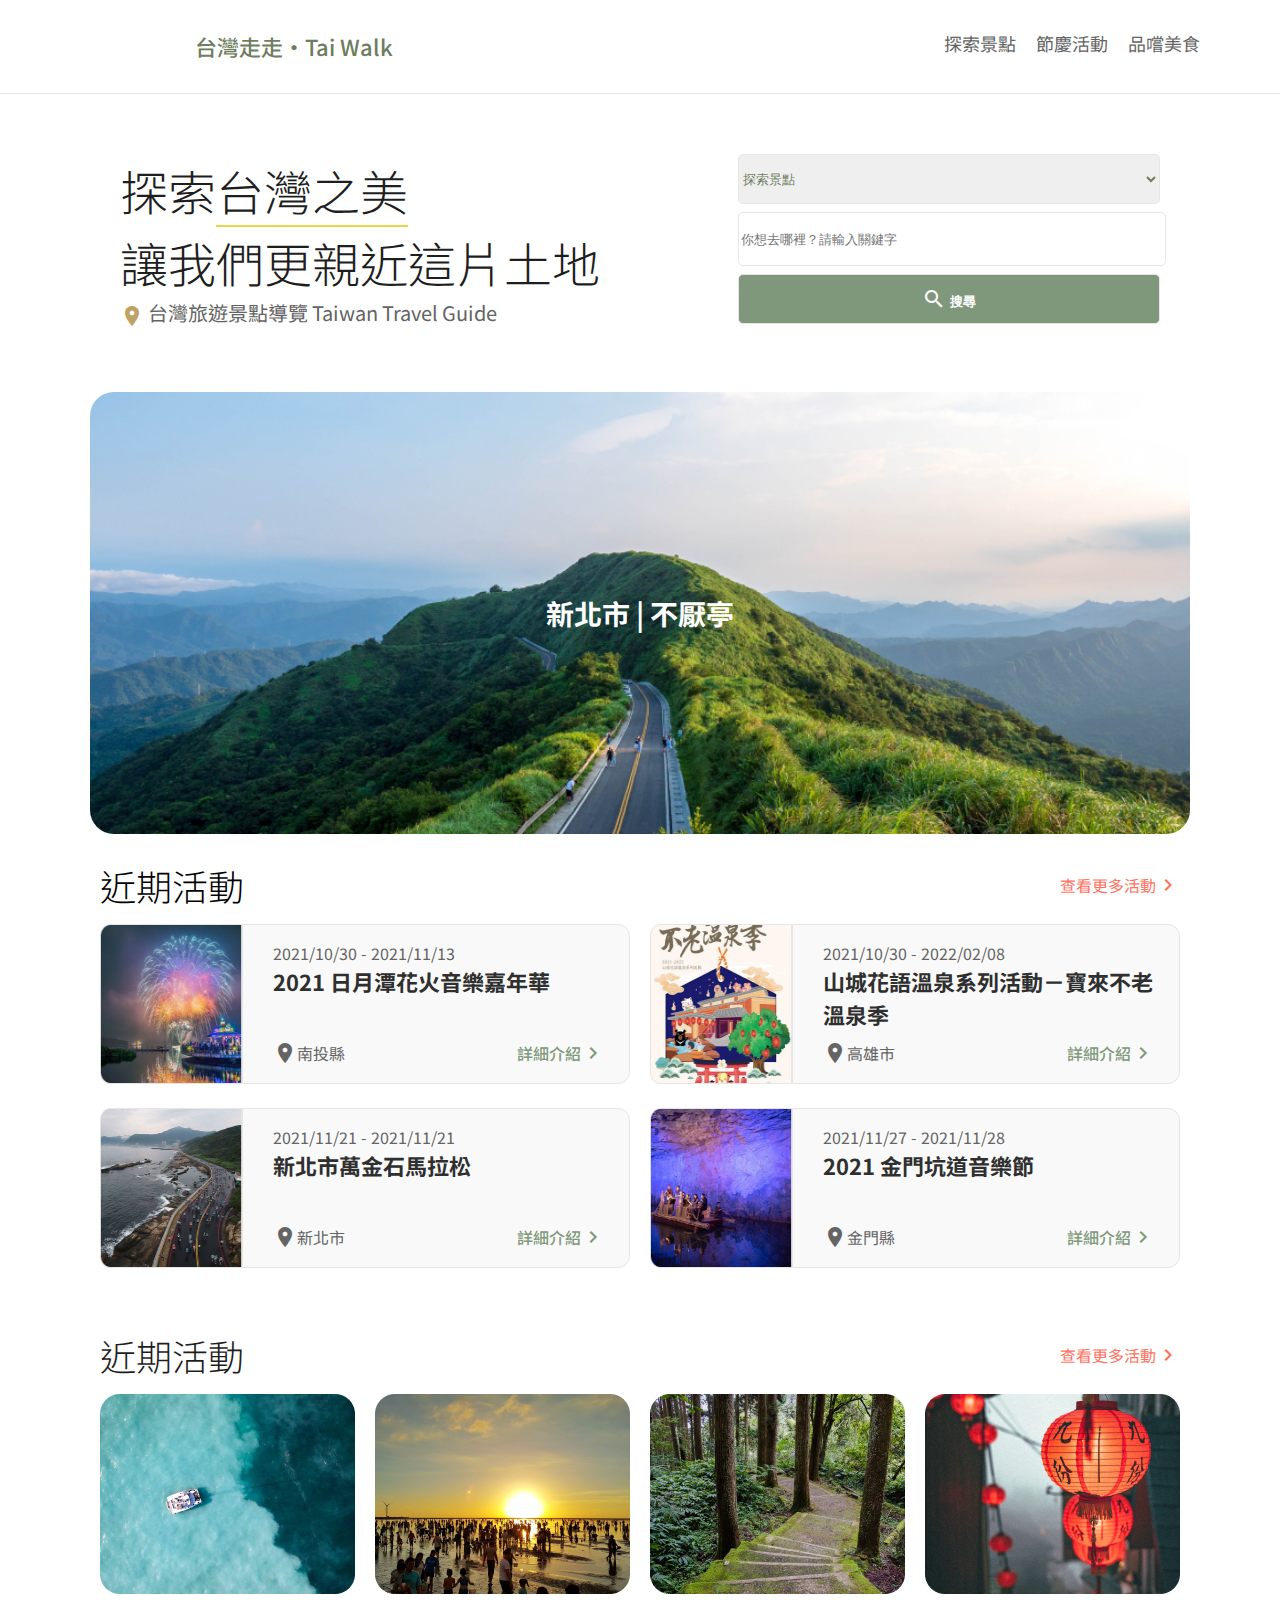
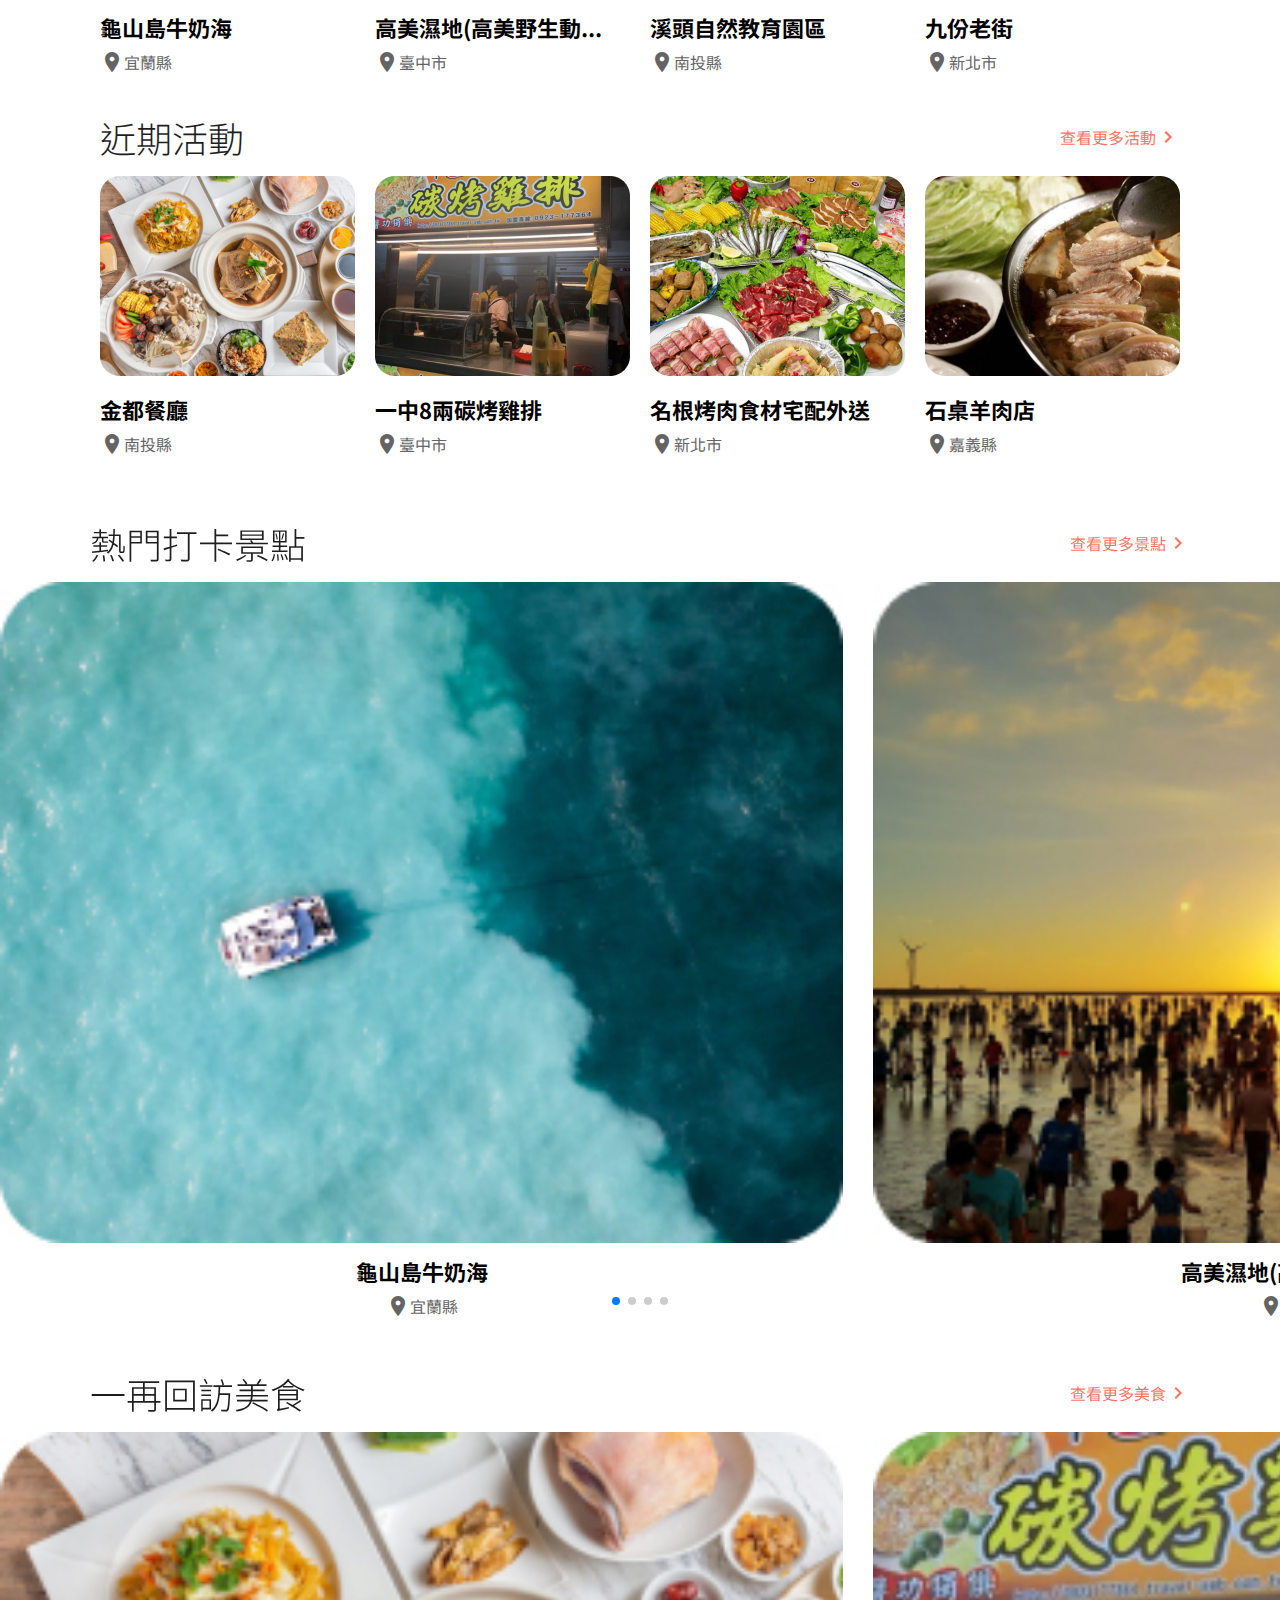
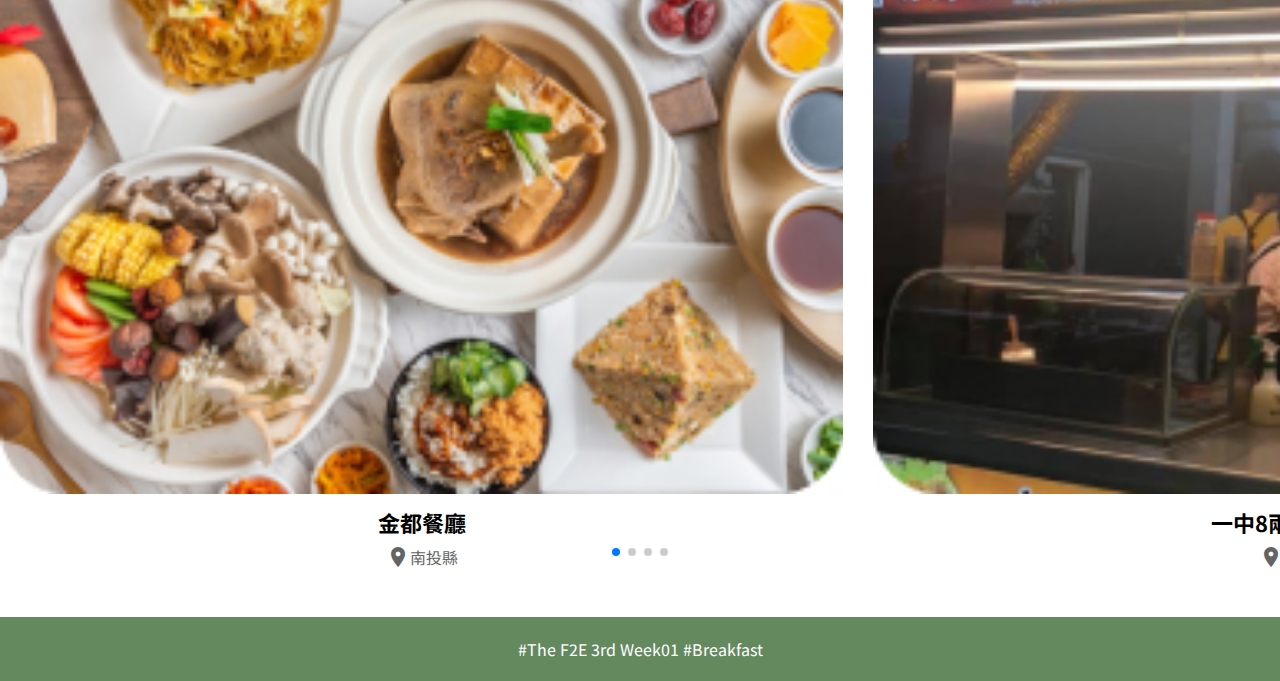
<file: index.html>
<!DOCTYPE html>
<html lang="en">
<head>
    <meta charset="UTF-8">
    <meta http-equiv="X-UA-Compatible" content="IE=edge">
    <meta name="viewport" content="width=device-width, initial-scale=1.0">
    <title>台灣走走-首頁</title>
     <link href="https://fonts.googleapis.com/icon?family=Material+Icons" rel="stylesheet">
     <link rel="stylesheet" href="css/all.css">
     <link rel="stylesheet" href="https://unpkg.com/swiper/swiper-bundle.min.css"/>
   
</head>
<body>
<header class="d-flex justify-content-space-between">
    <a class="fs-4 color-primary fw-medium" href="index.html">
        <span class="material-icons fs-5">hiking</span>
        台灣走走•Tai Walk
    </a>
    <nav class="d-flex">
        <a class="color-light fs-6" href="#">探索景點</a>
        <a class="color-light fs-6" href="#">節慶活動</a>
        <a class="color-light fs-6" href="#">品嚐美食</a>
    </nav>
</header>
<div class="search text-center">
    <div class="container">
        <div class="row">
            <div class="col-12 col-md-7">
                <h1 class="fs-1 color-black fw-light">探索<span class="under-line">台灣之美</span>
                    <br>
                    讓我們更親近這片土地</h1>
                <p class="color-light fs-5">
                    <span class="material-icons color-success vertical-align-bottom">location_on</span>
                    台灣旅遊景點導覽  Taiwan Travel Guide
                </p>
            </div>
            <div class="col-12 col-md-5">
                <select class="color-primary" name="attractions" id="attractions">
                    <option value="">探索景點</option>
                    <option value="">節慶活動</option>
                    <option value="">品嚐美食</option>
                </select>
                <input class="search-bar" type="text" name="search-bar" id="search-bar" placeholder="你想去哪裡？請輸入關鍵字">
                <button class="fw-bold color-white">
                    <span class="material-icons vertical-align-bottom">search</span> 搜尋
                </button>
            </div>
        </div>
    </div>
</div>
<div class="container">
    <div class="home-banner mb-4">
        <h2 class="color-white fw-bold fs-3 text-center">新北市 | 不厭亭</h2>
    </div>
</div>
<div class="activity mb-3">
    <div class="container">
        <div class="row">
            <div class="col-12 d-flex justify-content-space-between align-items-center mb-5">
                <h2 class="fs-2 fw-light">近期活動</h2>
                <a class="color-warning" href="#">查看更多活動<span class="material-icons vertical-align-bottom"> navigate_next </span>
                </a>
            </div>
            <div class="col-12 col-md-6 mb-4">
                <div class="card d-flex">
                    <div class="card-img">
                        <img src="images/fireworks.jpg" alt="">
                    </div>
                    <div class="card-body">
                        <div class="card-header">
                            <p class="color-light">2021/10/30 - 2021/11/13</p>
                            <h3 class="fs-4 color-dark fw-bold">2021 日月潭花火音樂嘉年華</h3>
                        </div>
                        <div class="card-footer d-flex justify-content-space-between">
                            <a class="color-light" href="#"><span class="material-icons  vertical-align-bottom">location_on</span>南投縣</a>
                            <a class="color-secondary fw-medium" href="#">詳細介紹<span class="material-icons vertical-align-bottom"> navigate_next </span></a>
                        </div>
                    </div>
                </div>
            </div>
            <div class="col-12 col-md-6 mb-4">
                <div class="card d-flex">
                    <div class="card-img">
                        <img src="images/spring.jpg" alt="">
                    </div>
                    <div class="card-body">
                        <div class="card-header">
                            <p class="color-light">2021/10/30 - 2022/02/08</p>
                            <h3 class="fs-4 color-dark fw-bold">山城花語溫泉系列活動－寶來不老溫泉季</h3>
                        </div>
                        <div class="card-footer d-flex justify-content-space-between">
                            <a class="color-light" href="#"><span class="material-icons  vertical-align-bottom">location_on</span>高雄市</a>
                            <a class="color-secondary fw-medium" href="#">詳細介紹<span class="material-icons vertical-align-bottom"> navigate_next </span></a>
                        </div>
                    </div>
                </div>
            </div>
            <div class="col-12 col-md-6 mb-4">
                <div class="card d-flex">
                    <div class="card-img">
                        <img src="images/marathon.jpg" alt="">
                    </div>
                    <div class="card-body">
                        <div class="card-header">
                            <p class="color-light">2021/11/21 - 2021/11/21</p>
                            <h3 class="fs-4 color-dark fw-bold">新北市萬金石馬拉松</h3>
                        </div>
                        <div class="card-footer d-flex justify-content-space-between">
                            <a class="color-light" href="#"><span class="material-icons  vertical-align-bottom">location_on</span>新北市</a>
                            <a class="color-secondary fw-medium" href="#">詳細介紹<span class="material-icons vertical-align-bottom"> navigate_next </span></a>
                        </div>
                    </div>
                </div>
            </div>
            <div class="col-12 col-md-6 mb-4">
                <div class="card d-flex">
                    <div class="card-img">
                        <img src="images/music.jpg" alt="">
                    </div>
                    <div class="card-body">
                        <div class="card-header">
                            <p class="color-light">2021/11/27 - 2021/11/28</p>
                            <h3 class="fs-4 color-dark fw-bold">2021 金門坑道音樂節</h3>
                        </div>
                        <div class="card-footer d-flex justify-content-space-between">
                            <a class="color-light" href="#"><span class="material-icons  vertical-align-bottom">location_on</span>金門縣</a>
                            <a class="color-secondary fw-medium" href="#">詳細介紹<span class="material-icons vertical-align-bottom"> navigate_next </span></a>
                        </div>
                    </div>
                </div>
            </div>
        </div>
    </div>
</div>
<div class="attration mb-3 d-none d-md-block">
    <div class="container">
        <div class="row">
            <div class="col-12 d-flex justify-content-space-between align-items-center mb-5">
                <h2 class="fs-2 color-black fw-light">近期活動</h2>
                <a class="color-warning" href="#">查看更多活動<span class="material-icons vertical-align-bottom"> navigate_next </span>
                </a>
            </div>
            <div class="row ">
                <div class="col-3">
                    <div class="card">
                        <img class="mb-5" src="images/sea.jpg" alt="">
                        <h3 class="mb-6 fs-4 fw-bold">龜山島牛奶海</h3>
                        <a href="#" class="color-light"><span class="material-icons  vertical-align-bottom">location_on</span>宜蘭縣</a>
                    </div>
                </div>
                <div class="col-3">
                    <div class="card">
                        <img class="mb-5" src="images/wetlands.jpg" alt="">
                        <h3 class="mb-6 fs-4 fw-bold">高美濕地(高美野生動...</h3>
                        <a href="#" class="color-light"><span class="material-icons  vertical-align-bottom">location_on</span>臺中市</a>
                    </div>
                </div>
                <div class="col-3">
                    <div class="card">
                        <img class="mb-5" src="images/forest.jpg" alt="">
                        <h3 class="mb-6 fs-4 fw-bold">溪頭自然教育園區</h3>
                        <a href="#" class="color-light"><span class="material-icons  vertical-align-bottom">location_on</span>南投縣</a>
                    </div>
                </div>
                <div class="col-3">
                    <div class="card">
                        <img class="mb-5" src="images/street.jpg" alt="">
                        <h3 class="mb-6 fs-4 fw-bold">九份老街</h3>
                        <a href="#" class="color-light"><span class="material-icons  vertical-align-bottom">location_on</span>新北市</a>
                    </div>
                </div>
            </div>
        </div>
    </div>
</div>
<div class="attration mb-1 d-none d-md-block">
    <div class="container">
        <div class="row">
            <div class="col-12 d-flex justify-content-space-between align-items-center mb-5">
                <h2 class="fs-2 color-black fw-light">近期活動</h2>
                <a class="color-warning" href="#">查看更多活動<span class="material-icons vertical-align-bottom"> navigate_next </span>
                </a>
            </div>
            <div class="row">
                <div class="col-3">
                    <div class="card">
                        <img class="mb-5" src="images/food1.jpg" alt="">
                        <h3 class="mb-6 fs-4 fw-bold">金都餐廳</h3>
                        <a href="#" class="color-light"><span class="material-icons  vertical-align-bottom">location_on</span>南投縣</a>
                    </div>
                </div>
                <div class="col-3">
                    <div class="card">
                        <img class="mb-5" src="images/food2.jpg" alt="">
                        <h3 class="mb-6 fs-4 fw-bold">一中8兩碳烤雞排</h3>
                        <a href="#" class="color-light"><span class="material-icons  vertical-align-bottom">location_on</span>臺中市</a>
                    </div>
                </div>
                <div class="col-3">
                    <div class="card">
                        <img class="mb-5" src="images/food3.jpg" alt="">
                        <h3 class="mb-6 fs-4 fw-bold">名根烤肉食材宅配外送</h3>
                        <a href="#" class="color-light"><span class="material-icons  vertical-align-bottom">location_on</span>新北市</a>
                    </div>
                </div>
                <div class="col-3">
                    <div class="card">
                        <img class="mb-5" src="images/food4.jpg" alt="">
                        <h3 class="mb-6 fs-4 fw-bold">石桌羊肉店</h3>
                        <a href="#" class="color-light"><span class="material-icons  vertical-align-bottom">location_on</span>嘉義縣</a>
                    </div>
                </div>
            </div>
        </div>
    </div>
</div>
<!-- Swiper 手機版-->
<div class="swiper mySwiper d-md-none mb-2">
    <div class="container d-flex justify-content-space-between align-items-center mb-5 ">
        <h2 class="fs-2 color-black fw-light">熱門打卡景點</h2>
        <a class="color-warning" href="#">查看更多景點<span class="material-icons vertical-align-bottom"> navigate_next </span>
        </a>
    </div>
    <div class="swiper-wrapper">
      <div class="swiper-slide">
        <div class="card">
            <img class="mb-5" src="images/sea.jpg" alt="">
            <h3 class="mb-6 fs-4 fw-bold">龜山島牛奶海</h3>
            <a href="#" class="color-light"><span class="material-icons  vertical-align-bottom">location_on</span>宜蘭縣</a>
        </div>
      </div>
      <div class="swiper-slide">
        <div class="card">
            <img class="mb-5" src="images/wetlands.jpg" alt="">
            <h3 class="mb-6 fs-4 fw-bold">高美濕地(高美野生動...</h3>
            <a href="#" class="color-light"><span class="material-icons  vertical-align-bottom">location_on</span>臺中市</a>
        </div>
      </div>
      <div class="swiper-slide">
        <div class="card">
            <img class="mb-5" src="images/forest.jpg" alt="">
            <h3 class="mb-6 fs-4 fw-bold">溪頭自然教育園區</h3>
            <a href="#" class="color-light"><span class="material-icons  vertical-align-bottom">location_on</span>南投縣</a>
        </div>
      </div>
      <div class="swiper-slide">
        <div class="card">
            <img class="mb-5" src="images/street.jpg" alt="">
            <h3 class="mb-6 fs-4 fw-bold">九份老街</h3>
            <a href="#" class="color-light"><span class="material-icons  vertical-align-bottom">location_on</span>新北市</a>
        </div>
      </div>
    </div>
    <div class="swiper-pagination"></div>
</div>
<div class="swiper mySwiper d-md-none mb-2">
    <div class="container d-flex justify-content-space-between align-items-center mb-5">
        <h2 class="fs-2 color-black fw-light">一再回訪美食</h2>
        <a class="color-warning" href="#">查看更多美食<span class="material-icons vertical-align-bottom"> navigate_next </span>
        </a>
    </div>
    <div class="swiper-wrapper">
      <div class="swiper-slide">
        <div class="card">
            <img class="mb-5" src="images/food1.jpg" alt="">
            <h3 class="mb-6 fs-4 fw-bold">金都餐廳</h3>
            <a href="#" class="color-light"><span class="material-icons  vertical-align-bottom">location_on</span>南投縣</a>
        </div>
      </div>
      <div class="swiper-slide">
        <div class="card">
            <img class="mb-5" src="images/food2.jpg" alt="">
            <h3 class="mb-6 fs-4 fw-bold">一中8兩碳烤雞排</h3>
            <a href="#" class="color-light"><span class="material-icons  vertical-align-bottom">location_on</span>臺中市</a>
        </div>
      </div>
      <div class="swiper-slide">
        <div class="card">
            <img class="mb-5" src="images/food3.jpg" alt="">
            <h3 class="mb-6 fs-4 fw-bold">名根烤肉食材宅配外送</h3>
            <a href="#" class="color-light"><span class="material-icons  vertical-align-bottom">location_on</span>新北市</a>
        </div>
      </div>
      <div class="swiper-slide">
        <div class="card">
            <img class="mb-5" src="images/food4.jpg" alt="">
            <h3 class="mb-6 fs-4 fw-bold">石桌羊肉店</h3>
            <a href="#" class="color-light"><span class="material-icons  vertical-align-bottom">location_on</span>嘉義縣</a>
        </div>
      </div>
    </div>
    <div class="swiper-pagination"></div>
</div>
<footer class="color-white d-flex justify-content-center">
    <p>#The F2E 3rd Week01 #Breakfast  </p>
</footer>

<!-- swiper套件js -->
<script src="https://unpkg.com/swiper/swiper-bundle.min.js"></script>
<script>
    var swiper = new Swiper(".mySwiper", {
      slidesPerView: 1.5,
      spaceBetween: 30,
      pagination: {
        el: ".swiper-pagination",
        clickable: true,
      },
    });
</script>
</body>
</html>
</file>
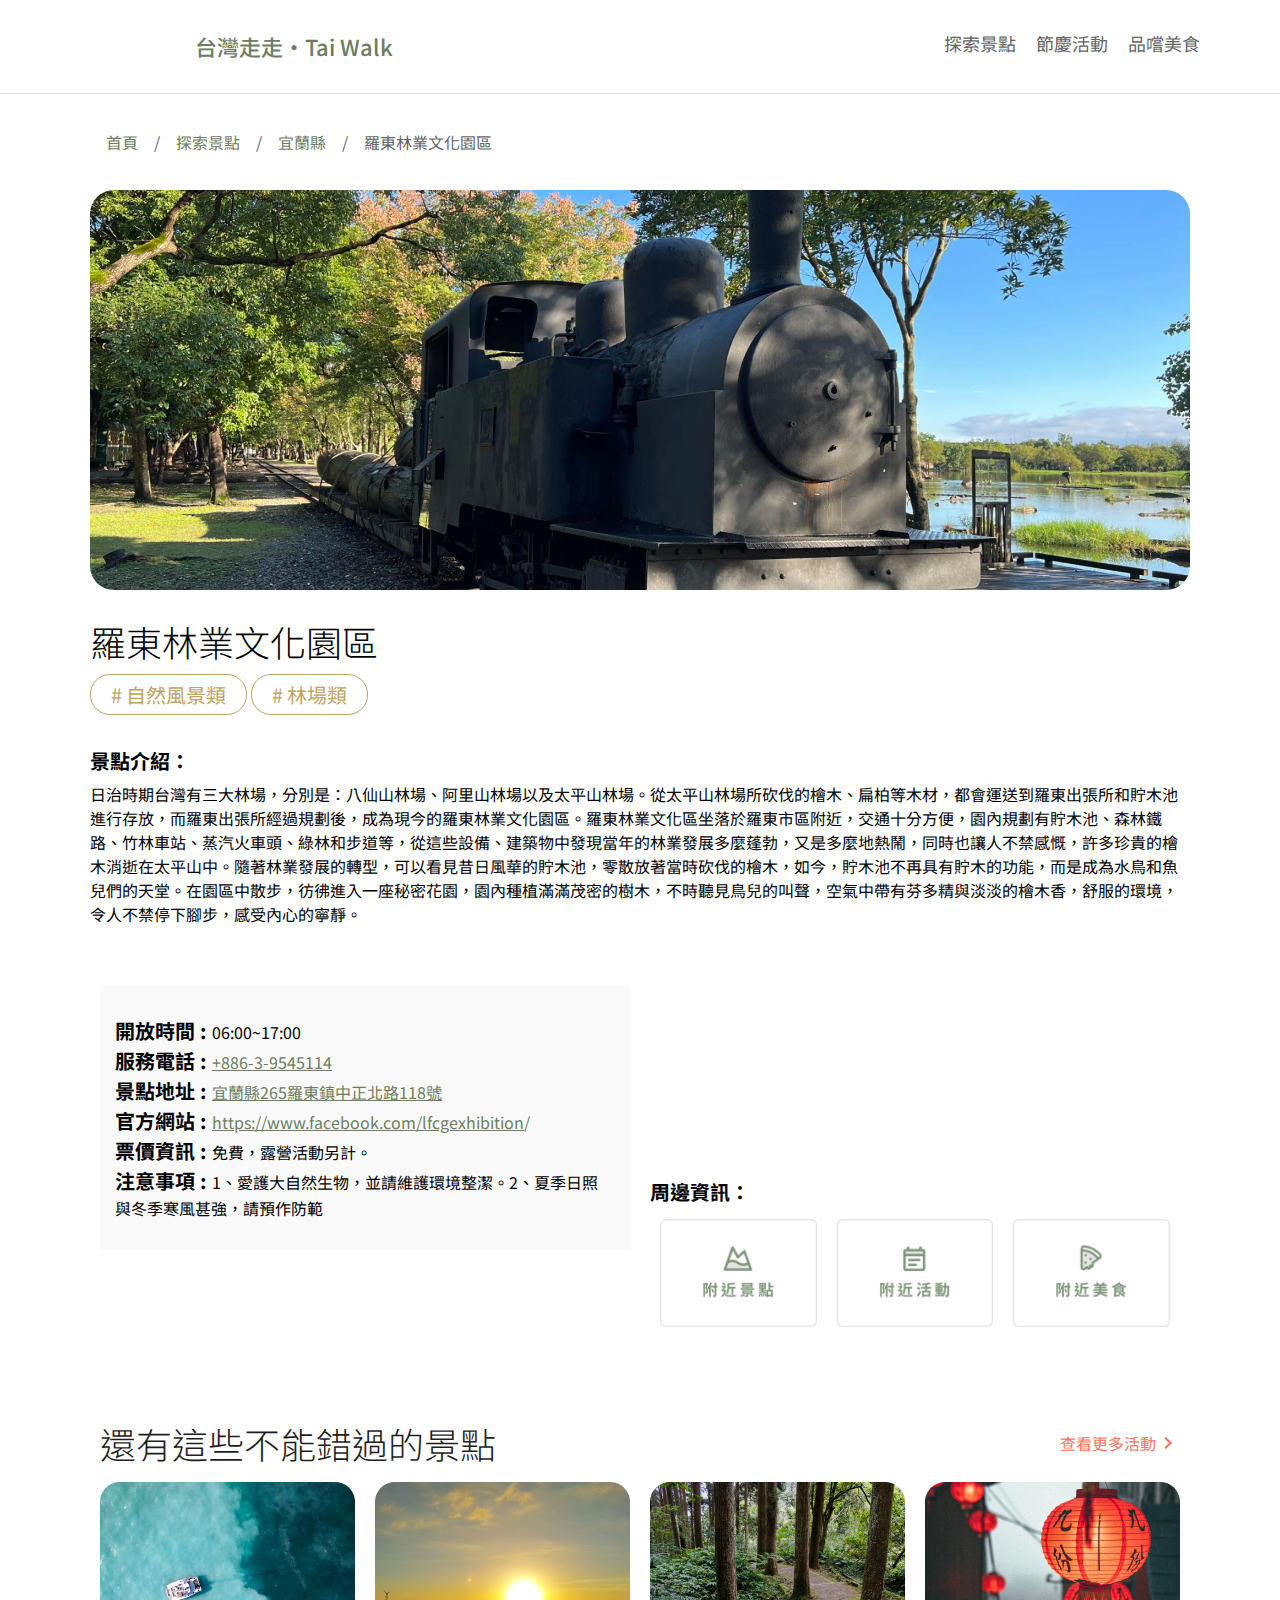
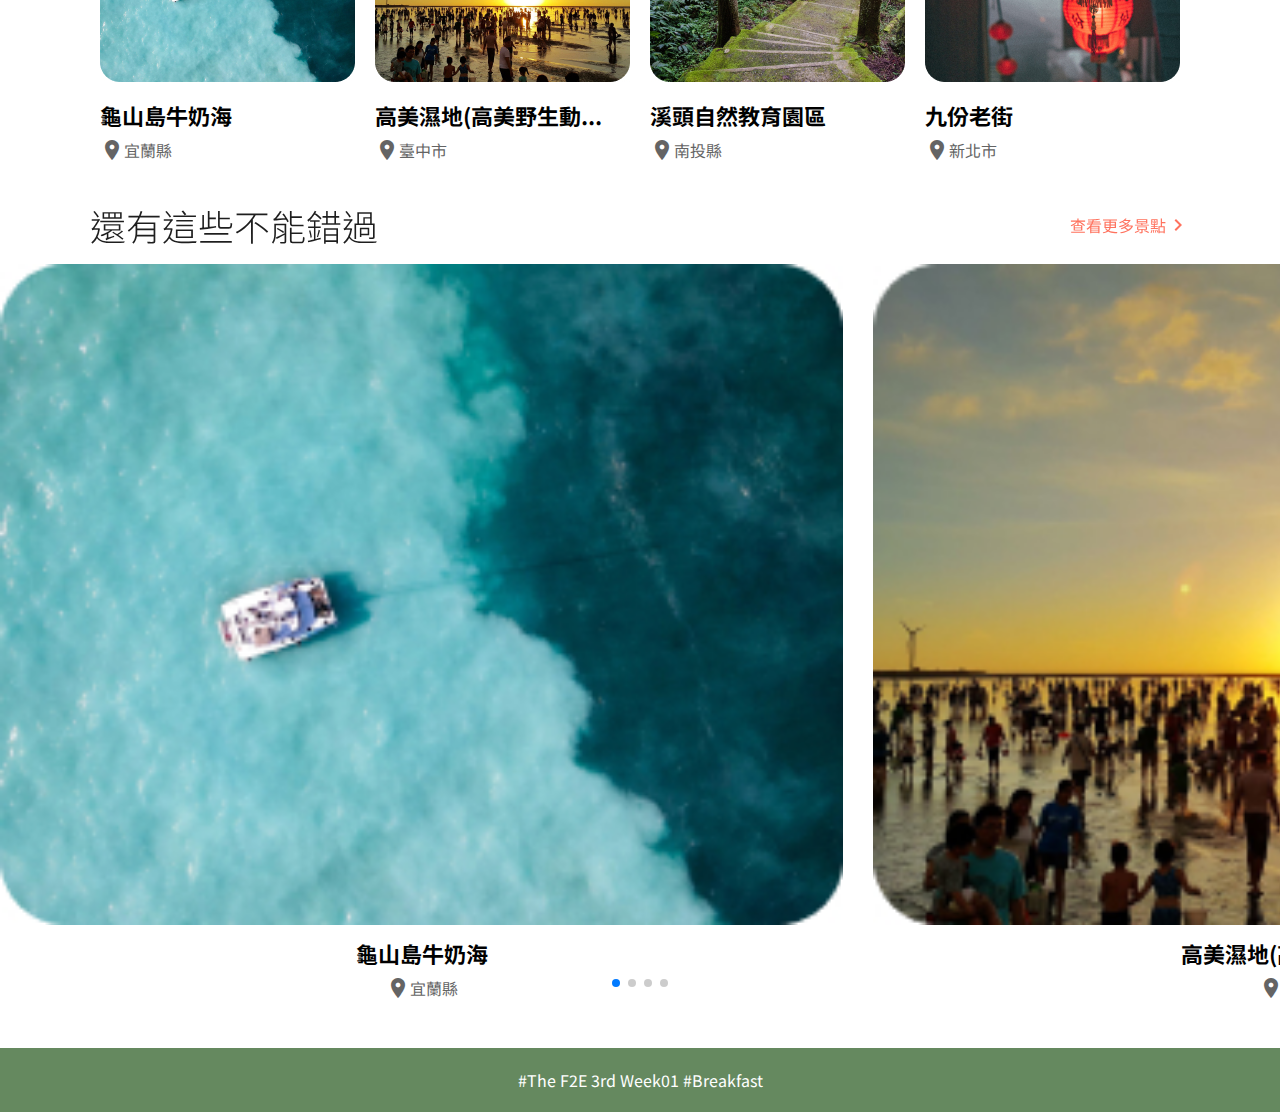
<file: attration-page.html>
<!DOCTYPE html>
<html lang="en">
<head>
    <meta charset="UTF-8">
    <meta http-equiv="X-UA-Compatible" content="IE=edge">
    <meta name="viewport" content="width=device-width, initial-scale=1.0">
    <title>台灣走走-景點介紹|羅東林業文化園區</title>
     <link href="https://fonts.googleapis.com/icon?family=Material+Icons" rel="stylesheet">
     <link rel="stylesheet" href="css/all.css">
     <link rel="stylesheet" href="https://unpkg.com/swiper/swiper-bundle.min.css"/>
   
</head>
<body>
<header class="d-flex justify-content-space-between mb-3">
    <a class="fs-4 color-primary fw-medium" href="index.html">
        <span class="material-icons fs-5">hiking</span>
        台灣走走•Tai Walk
    </a>
    <nav class="d-flex">
        <a class="color-light fs-6" href="#">探索景點</a>
        <a class="color-light fs-6" href="#">節慶活動</a>
        <a class="color-light fs-6" href="#">品嚐美食</a>
    </nav>
</header>

<!-- 麵包屑 breadcrumb-->
<div class="container breadcrumb">
    <ul class="d-flex mb-3">
        <li><a class="color-primary" href="index.html">首頁</a></li>
        <li><a class="color-primary" href="#">探索景點</a></li>
        <li><a class="color-primary" href="#">宜蘭縣</a></li>
        <li><a class="color-light"href="#">羅東林業文化園區</a></li>
    </ul>
</div>

<div class="container">
    <div class="attration-banner mb-4">
    </div>
</div>

<div class="container mb-1">
    <div class="row d-block mb-1">
        <h1 class=" fs-2 fw-light mb-5">羅東林業文化園區</h1>
        <div class="tag mb-3">
            <a class="fs-5 color-success" href="#"># 自然風景類</a>
            <a class="fs-5 color-success" href="#"># 林場類</a>
        </div>
        <h2 class="fs-5 fw-bold mb-6">景點介紹：</h2>
        <p>日治時期台灣有三大林場，分別是：八仙山林場、阿里山林場以及太平山林場。從太平山林場所砍伐的檜木、扁柏等木材，都會運送到羅東出張所和貯木池進行存放，而羅東出張所經過規劃後，成為現今的羅東林業文化園區。羅東林業文化區坐落於羅東市區附近，交通十分方便，園內規劃有貯木池、森林鐵路、竹林車站、蒸汽火車頭、綠林和步道等，從這些設備、建築物中發現當年的林業發展多麼蓬勃，又是多麼地熱鬧，同時也讓人不禁感慨，許多珍貴的檜木消逝在太平山中。隨著林業發展的轉型，可以看見昔日風華的貯木池，零散放著當時砍伐的檜木，如今，貯木池不再具有貯木的功能，而是成為水鳥和魚兒們的天堂。在園區中散步，彷彿進入一座秘密花園，園內種植滿滿茂密的樹木，不時聽見鳥兒的叫聲，空氣中帶有芬多精與淡淡的檜木香，舒服的環境，令人不禁停下腳步，感受內心的寧靜。</p>
    </div>
    <div class="row attration-info">
        <div class="col-12 col-md-6">
        <ul>
            <li><span class="fs-5 fw-bold">開放時間 : </span>06:00~17:00</li>
            <li><span class="fs-5 fw-bold">服務電話 : </span><a class="color-primary " href="tel:+886-3-9545114"><u>+886-3-9545114</u></a></li>
            <li><span class="fs-5 fw-bold">景點地址 : </span><a class="color-primary " href="https://goo.gl/maps/9vBWeBYDfQmhQT3o6"><u>宜蘭縣265羅東鎮中正北路118號</u> </a></li>
            <li><span class="fs-5 fw-bold">官方網站 : </span><a class="color-primary " href="https://www.facebook.com/lfcgexhibition/"><u>https://www.facebook.com/lfcgexhibition</u>/</a></li>
            <li><span class="fs-5 fw-bold">票價資訊 : </span>免費，露營活動另計。</li>
            <li><span class="fs-5 fw-bold">注意事項 : </span>1、愛護大自然生物，並請維護環境整潔。2、夏季日照與冬季寒風甚強，請預作防範</li>
        </ul>
        </div>
        <div class="col-12 col-md-6 mb-1">
            <iframe src="https://www.google.com/maps/embed?pb=!1m18!1m12!1m3!1d231263.2257794696!2d121.42141265963276!3d25.08534034031748!2m3!1f0!2f0!3f0!3m2!1i1024!2i768!4f13.1!3m3!1m2!1s0x3442ac6b61dbbd8b%3A0xbcd1baad5c06a482!2z5Y-w5YyX5biC!5e0!3m2!1szh-TW!2stw!4v1648698529749!5m2!1szh-TW!2stw"  style="border:0; border-radius: 12px;" allowfullscreen="" loading="lazy" referrerpolicy="no-referrer-when-downgrade">
            </iframe>
            <div class="d-none d-md-block">
                <h2 class="fs-5 fw-bold mb-5">周邊資訊：</h2>
                <div class="row info-btn">
                    <div class="col-4"><a href="#"><img src="images/icon-1.jpg" alt=""></a></div>
                    <div class="col-4"><a href="#"><img src="images/icon-2.jpg" alt=""></a></div>
                    <div class="col-4"><a href="#"><img src="images/icon-3.jpg" alt=""></a></div>
                </div>
            </div>
        </div>
        <div class="col-12 d-md-none">
            <h2 class="fs-5 fw-bold mb-5">周邊資訊：</h2>
            <div class="row info-btn">
                <div class="col-12"><a href="#"><img src="images/icon-md-1.jpg" alt=""></a></div>
                <div class="col-12"><a href="#"><img src="images/icon-md-2.jpg" alt=""></a></div>
                <div class="col-12"><a href="#"><img src="images/icon-md-3.jpg" alt=""></a></div>
            </div>
        </div>
    </div>
</div>

<div class="attration mb-3 d-none d-md-block">
    <div class="container">
        <div class="row">
            <div class="col-12 d-flex justify-content-space-between align-items-center mb-5">
                <h2 class="fs-2 color-black fw-light">還有這些不能錯過的景點</h2>
                <a class="color-warning" href="#">查看更多活動<span class="material-icons vertical-align-bottom"> navigate_next </span>
                </a>
            </div>
            <div class="row ">
                <div class="col-3">
                    <div class="card">
                        <img class="mb-5" src="images/sea.jpg" alt="">
                        <h3 class="mb-6 fs-4 fw-bold">龜山島牛奶海</h3>
                        <a href="#" class="color-light"><span class="material-icons  vertical-align-bottom">location_on</span>宜蘭縣</a>
                    </div>
                </div>
                <div class="col-3">
                    <div class="card">
                        <img class="mb-5" src="images/wetlands.jpg" alt="">
                        <h3 class="mb-6 fs-4 fw-bold">高美濕地(高美野生動...</h3>
                        <a href="#" class="color-light"><span class="material-icons  vertical-align-bottom">location_on</span>臺中市</a>
                    </div>
                </div>
                <div class="col-3">
                    <div class="card">
                        <img class="mb-5" src="images/forest.jpg" alt="">
                        <h3 class="mb-6 fs-4 fw-bold">溪頭自然教育園區</h3>
                        <a href="#" class="color-light"><span class="material-icons  vertical-align-bottom">location_on</span>南投縣</a>
                    </div>
                </div>
                <div class="col-3">
                    <div class="card">
                        <img class="mb-5" src="images/street.jpg" alt="">
                        <h3 class="mb-6 fs-4 fw-bold">九份老街</h3>
                        <a href="#" class="color-light"><span class="material-icons  vertical-align-bottom">location_on</span>新北市</a>
                    </div>
                </div>
            </div>
        </div>
    </div>
</div>
<!-- Swiper 手機版-->
<div class="swiper mySwiper d-md-none mb-2">
    <div class="container d-flex justify-content-space-between align-items-center mb-5 ">
        <h2 class="fs-2 color-black fw-light">還有這些不能錯過</h2>
        <a class="color-warning" href="#">查看更多景點<span class="material-icons vertical-align-bottom"> navigate_next </span>
        </a>
    </div>
    <div class="swiper-wrapper">
      <div class="swiper-slide">
        <div class="card">
            <img class="mb-5" src="images/sea.jpg" alt="">
            <h3 class="mb-6 fs-4 fw-bold">龜山島牛奶海</h3>
            <a href="#" class="color-light"><span class="material-icons  vertical-align-bottom">location_on</span>宜蘭縣</a>
        </div>
      </div>
      <div class="swiper-slide">
        <div class="card">
            <img class="mb-5" src="images/wetlands.jpg" alt="">
            <h3 class="mb-6 fs-4 fw-bold">高美濕地(高美野生動...</h3>
            <a href="#" class="color-light"><span class="material-icons  vertical-align-bottom">location_on</span>臺中市</a>
        </div>
      </div>
      <div class="swiper-slide">
        <div class="card">
            <img class="mb-5" src="images/forest.jpg" alt="">
            <h3 class="mb-6 fs-4 fw-bold">溪頭自然教育園區</h3>
            <a href="#" class="color-light"><span class="material-icons  vertical-align-bottom">location_on</span>南投縣</a>
        </div>
      </div>
      <div class="swiper-slide">
        <div class="card">
            <img class="mb-5" src="images/street.jpg" alt="">
            <h3 class="mb-6 fs-4 fw-bold">九份老街</h3>
            <a href="#" class="color-light"><span class="material-icons  vertical-align-bottom">location_on</span>新北市</a>
        </div>
      </div>
    </div>
    <div class="swiper-pagination"></div>
</div>

<footer class="color-white d-flex justify-content-center">
    <p>#The F2E 3rd Week01 #Breakfast  </p>
</footer>

<!-- swiper套件js -->
<script src="https://unpkg.com/swiper/swiper-bundle.min.js"></script>
<script>
    var swiper = new Swiper(".mySwiper", {
      slidesPerView: 1.5,
      spaceBetween: 30,
      pagination: {
        el: ".swiper-pagination",
        clickable: true,
      },
    });
</script>
</body>
</html>
</file>
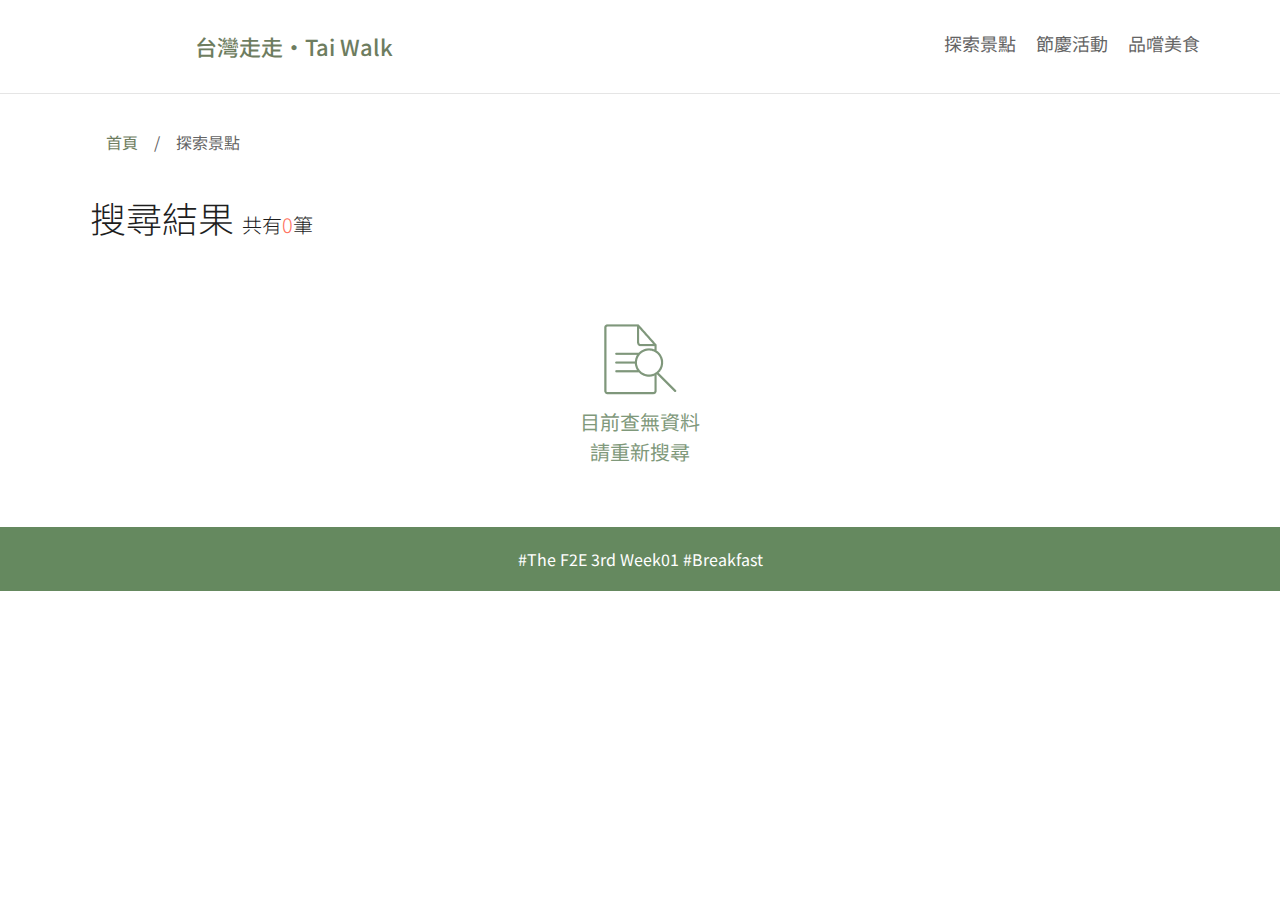
<file: search-result-null.html>
<!DOCTYPE html>
<html lang="en">
<head>
    <meta charset="UTF-8">
    <meta http-equiv="X-UA-Compatible" content="IE=edge">
    <meta name="viewport" content="width=device-width, initial-scale=1.0">
    <title>台灣走走-探索景點</title>
     <link href="https://fonts.googleapis.com/icon?family=Material+Icons" rel="stylesheet">
     <link rel="stylesheet" href="css/all.css">
     <link rel="stylesheet" href="https://unpkg.com/swiper/swiper-bundle.min.css"/>
   
</head>
<body>
<header class="d-flex justify-content-space-between mb-3">
    <a class="fs-4 color-primary fw-medium" href="index.html">
        <span class="material-icons fs-5">hiking</span>
        台灣走走•Tai Walk
    </a>
    <nav class="d-flex">
        <a class="color-light fs-6" href="#">探索景點</a>
        <a class="color-light fs-6" href="#">節慶活動</a>
        <a class="color-light fs-6" href="#">品嚐美食</a>
    </nav>
</header>

<!-- 麵包屑 breadcrumb-->
<div class="container breadcrumb">
    <ul class="d-flex mb-3">
        <li><a class="color-primary" href="index.html">首頁</a></li>
        <li><a class="color-light" href="#">探索景點</a></li>
    </ul>
</div>

<div class="container d-flex justify-content-space-between align-items-center mb-5">
    <h2 class="fs-2 color-black fw-light">搜尋結果
        <span class="fs-5">共有<span class="color-warning">0</span>筆</span>
    </h2>
</div>

<div class="search-null mb-1">
    <img src="images/search-null.png" alt="">
    <p class="color-secondary fs-5">目前查無資料 <br> 請重新搜尋</p>
</div>


<footer class="color-white d-flex justify-content-center">
    <p>#The F2E 3rd Week01 #Breakfast  </p>
</footer>

<!-- swiper套件js -->
<script src="https://unpkg.com/swiper/swiper-bundle.min.js"></script>
<script>
    var swiper = new Swiper(".mySwiper", {
      slidesPerView: 1.5,
      spaceBetween: 30,
      pagination: {
        el: ".swiper-pagination",
        clickable: true,
      },
    });
</script>
</body>
</html>
</file>
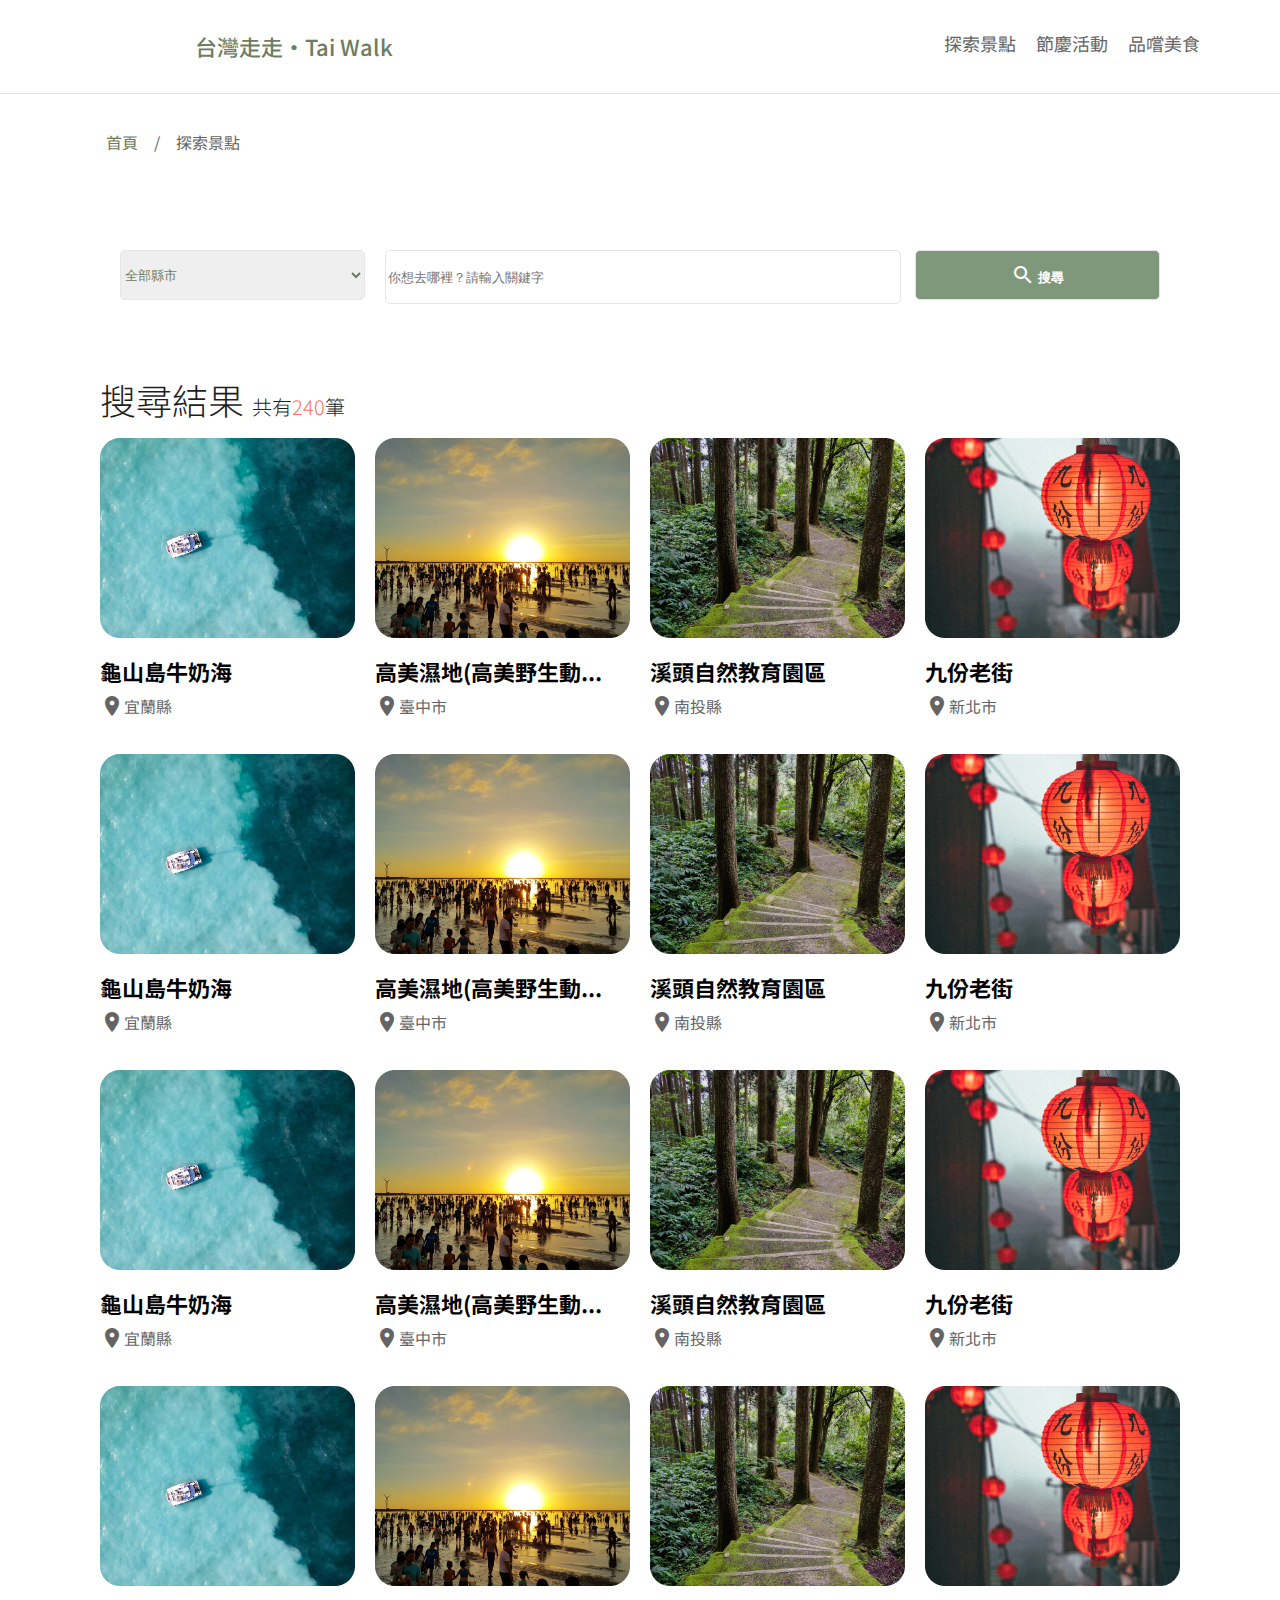
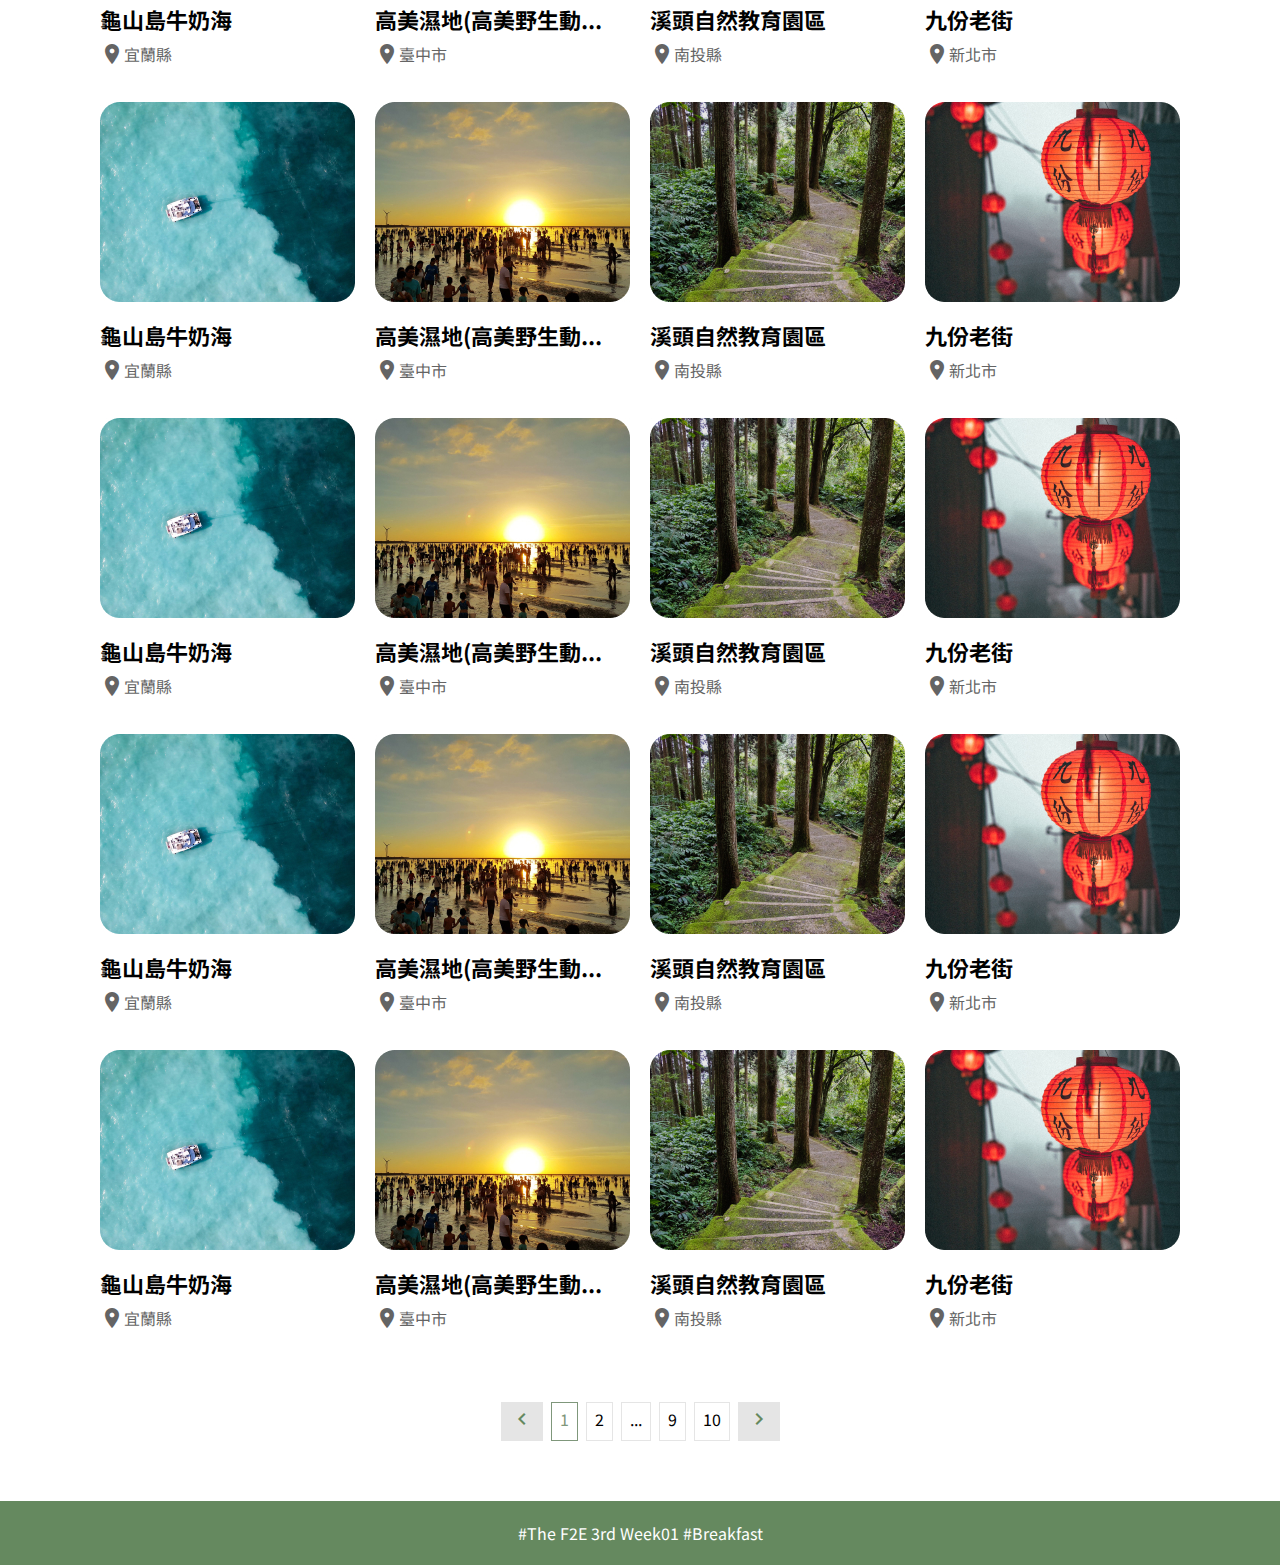
<file: search-result.html>
<!DOCTYPE html>
<html lang="en">
<head>
    <meta charset="UTF-8">
    <meta http-equiv="X-UA-Compatible" content="IE=edge">
    <meta name="viewport" content="width=device-width, initial-scale=1.0">
    <title>台灣走走-探索景點</title>
     <link href="https://fonts.googleapis.com/icon?family=Material+Icons" rel="stylesheet">
     <link rel="stylesheet" href="css/all.css">
     <link rel="stylesheet" href="https://unpkg.com/swiper/swiper-bundle.min.css"/>
   
</head>
<body>
<header class="d-flex justify-content-space-between mb-3">
    <a class="fs-4 color-primary fw-medium" href="index.html">
        <span class="material-icons fs-5">hiking</span>
        台灣走走•Tai Walk
    </a>
    <nav class="d-flex">
        <a class="color-light fs-6" href="#">探索景點</a>
        <a class="color-light fs-6" href="#">節慶活動</a>
        <a class="color-light fs-6" href="#">品嚐美食</a>
    </nav>
</header>

<!-- 麵包屑 breadcrumb-->
<div class="container breadcrumb">
    <ul class="d-flex mb-3">
        <li><a class="color-primary" href="index.html">首頁</a></li>
        <li><a class="color-light" href="#">探索景點</a></li>
    </ul>
</div>

<div class="search text-center">
    <div class="container">
        <div class="row">
            <div class="col-12 col-md-3">
                <select class="color-primary" name="attractions" id="attractions">
                    <option value="">全部縣市</option>
                    <option value="">台北市</option>
                    <option value="">新北市</option>
                    <option value="">新北市</option>
                    <option value="">新北市</option>
                    <option value="">新北市</option>
                    <option value="">新北市</option>
                </select>
            </div>
            <div class="col-12 col-md-6">
                <input class="search-bar" type="text" name="search-bar" id="search-bar" placeholder="你想去哪裡？請輸入關鍵字">
            </div>
            <div class="col-12 col-md-3">
                <button class="fw-bold color-white">
                    <span class="material-icons vertical-align-bottom">search</span> 搜尋
                </button>
            </div>
        </div>
    </div>
</div>

<div class="attration mb-3">
    <div class="container">
        <div class="row">
            <div class="col-12 d-flex justify-content-space-between align-items-center mb-5">
                <h2 class="fs-2 color-black fw-light">搜尋結果
                    <span class="fs-5">共有<span class="color-warning">240</span>筆</span>
                </h2>
            </div>
            <div class="row ">
                <div class="col-12 col-md-3 mb-3">
                    <div class="card">
                        <img class="mb-5" src="images/sea.jpg" alt="">
                        <h3 class="mb-6 fs-4 fw-bold">龜山島牛奶海</h3>
                        <a href="#" class="color-light"><span class="material-icons  vertical-align-bottom">location_on</span>宜蘭縣</a>
                    </div>
                </div>
                <div class="col-12 col-md-3 mb-3">
                    <div class="card">
                        <img class="mb-5" src="images/wetlands.jpg" alt="">
                        <h3 class="mb-6 fs-4 fw-bold">高美濕地(高美野生動...</h3>
                        <a href="#" class="color-light"><span class="material-icons  vertical-align-bottom">location_on</span>臺中市</a>
                    </div>
                </div>
                <div class="col-12 col-md-3 mb-3">
                    <div class="card">
                        <img class="mb-5" src="images/forest.jpg" alt="">
                        <h3 class="mb-6 fs-4 fw-bold">溪頭自然教育園區</h3>
                        <a href="#" class="color-light"><span class="material-icons  vertical-align-bottom">location_on</span>南投縣</a>
                    </div>
                </div>
                <div class="col-12 col-md-3 mb-3">
                    <div class="card">
                        <img class="mb-5" src="images/street.jpg" alt="">
                        <h3 class="mb-6 fs-4 fw-bold">九份老街</h3>
                        <a href="#" class="color-light"><span class="material-icons  vertical-align-bottom">location_on</span>新北市</a>
                    </div>
                </div>
                <div class="col-12 col-md-3 mb-3">
                    <div class="card">
                        <img class="mb-5" src="images/sea.jpg" alt="">
                        <h3 class="mb-6 fs-4 fw-bold">龜山島牛奶海</h3>
                        <a href="#" class="color-light"><span class="material-icons  vertical-align-bottom">location_on</span>宜蘭縣</a>
                    </div>
                </div>
                <div class="col-12 col-md-3 mb-3">
                    <div class="card">
                        <img class="mb-5" src="images/wetlands.jpg" alt="">
                        <h3 class="mb-6 fs-4 fw-bold">高美濕地(高美野生動...</h3>
                        <a href="#" class="color-light"><span class="material-icons  vertical-align-bottom">location_on</span>臺中市</a>
                    </div>
                </div>
                <div class="col-12 col-md-3 mb-3">
                    <div class="card">
                        <img class="mb-5" src="images/forest.jpg" alt="">
                        <h3 class="mb-6 fs-4 fw-bold">溪頭自然教育園區</h3>
                        <a href="#" class="color-light"><span class="material-icons  vertical-align-bottom">location_on</span>南投縣</a>
                    </div>
                </div>
                <div class="col-12 col-md-3 mb-3">
                    <div class="card">
                        <img class="mb-5" src="images/street.jpg" alt="">
                        <h3 class="mb-6 fs-4 fw-bold">九份老街</h3>
                        <a href="#" class="color-light"><span class="material-icons  vertical-align-bottom">location_on</span>新北市</a>
                    </div>
                </div>
                <div class="col-12 col-md-3 mb-3">
                    <div class="card">
                        <img class="mb-5" src="images/sea.jpg" alt="">
                        <h3 class="mb-6 fs-4 fw-bold">龜山島牛奶海</h3>
                        <a href="#" class="color-light"><span class="material-icons  vertical-align-bottom">location_on</span>宜蘭縣</a>
                    </div>
                </div>
                <div class="col-12 col-md-3 mb-3">
                    <div class="card">
                        <img class="mb-5" src="images/wetlands.jpg" alt="">
                        <h3 class="mb-6 fs-4 fw-bold">高美濕地(高美野生動...</h3>
                        <a href="#" class="color-light"><span class="material-icons  vertical-align-bottom">location_on</span>臺中市</a>
                    </div>
                </div>
                <div class="col-12 col-md-3 mb-3">
                    <div class="card">
                        <img class="mb-5" src="images/forest.jpg" alt="">
                        <h3 class="mb-6 fs-4 fw-bold">溪頭自然教育園區</h3>
                        <a href="#" class="color-light"><span class="material-icons  vertical-align-bottom">location_on</span>南投縣</a>
                    </div>
                </div>
                <div class="col-12 col-md-3 mb-3">
                    <div class="card">
                        <img class="mb-5" src="images/street.jpg" alt="">
                        <h3 class="mb-6 fs-4 fw-bold">九份老街</h3>
                        <a href="#" class="color-light"><span class="material-icons  vertical-align-bottom">location_on</span>新北市</a>
                    </div>
                </div>
                <div class="col-12 col-md-3 mb-3">
                    <div class="card">
                        <img class="mb-5" src="images/sea.jpg" alt="">
                        <h3 class="mb-6 fs-4 fw-bold">龜山島牛奶海</h3>
                        <a href="#" class="color-light"><span class="material-icons  vertical-align-bottom">location_on</span>宜蘭縣</a>
                    </div>
                </div>
                <div class="col-12 col-md-3 mb-3">
                    <div class="card">
                        <img class="mb-5" src="images/wetlands.jpg" alt="">
                        <h3 class="mb-6 fs-4 fw-bold">高美濕地(高美野生動...</h3>
                        <a href="#" class="color-light"><span class="material-icons  vertical-align-bottom">location_on</span>臺中市</a>
                    </div>
                </div>
                <div class="col-12 col-md-3 mb-3">
                    <div class="card">
                        <img class="mb-5" src="images/forest.jpg" alt="">
                        <h3 class="mb-6 fs-4 fw-bold">溪頭自然教育園區</h3>
                        <a href="#" class="color-light"><span class="material-icons  vertical-align-bottom">location_on</span>南投縣</a>
                    </div>
                </div>
                <div class="col-12 col-md-3 mb-3">
                    <div class="card">
                        <img class="mb-5" src="images/street.jpg" alt="">
                        <h3 class="mb-6 fs-4 fw-bold">九份老街</h3>
                        <a href="#" class="color-light"><span class="material-icons  vertical-align-bottom">location_on</span>新北市</a>
                    </div>
                </div>
                <div class="col-12 col-md-3 mb-3">
                    <div class="card">
                        <img class="mb-5" src="images/sea.jpg" alt="">
                        <h3 class="mb-6 fs-4 fw-bold">龜山島牛奶海</h3>
                        <a href="#" class="color-light"><span class="material-icons  vertical-align-bottom">location_on</span>宜蘭縣</a>
                    </div>
                </div>
                <div class="col-12 col-md-3 mb-3">
                    <div class="card">
                        <img class="mb-5" src="images/wetlands.jpg" alt="">
                        <h3 class="mb-6 fs-4 fw-bold">高美濕地(高美野生動...</h3>
                        <a href="#" class="color-light"><span class="material-icons  vertical-align-bottom">location_on</span>臺中市</a>
                    </div>
                </div>
                <div class="col-12 col-md-3 mb-3">
                    <div class="card">
                        <img class="mb-5" src="images/forest.jpg" alt="">
                        <h3 class="mb-6 fs-4 fw-bold">溪頭自然教育園區</h3>
                        <a href="#" class="color-light"><span class="material-icons  vertical-align-bottom">location_on</span>南投縣</a>
                    </div>
                </div>
                <div class="col-12 col-md-3 mb-3">
                    <div class="card">
                        <img class="mb-5" src="images/street.jpg" alt="">
                        <h3 class="mb-6 fs-4 fw-bold">九份老街</h3>
                        <a href="#" class="color-light"><span class="material-icons  vertical-align-bottom">location_on</span>新北市</a>
                    </div>
                </div>
                <div class="col-12 col-md-3 mb-3">
                    <div class="card">
                        <img class="mb-5" src="images/sea.jpg" alt="">
                        <h3 class="mb-6 fs-4 fw-bold">龜山島牛奶海</h3>
                        <a href="#" class="color-light"><span class="material-icons  vertical-align-bottom">location_on</span>宜蘭縣</a>
                    </div>
                </div>
                <div class="col-12 col-md-3 mb-3">
                    <div class="card">
                        <img class="mb-5" src="images/wetlands.jpg" alt="">
                        <h3 class="mb-6 fs-4 fw-bold">高美濕地(高美野生動...</h3>
                        <a href="#" class="color-light"><span class="material-icons  vertical-align-bottom">location_on</span>臺中市</a>
                    </div>
                </div>
                <div class="col-12 col-md-3 mb-3">
                    <div class="card">
                        <img class="mb-5" src="images/forest.jpg" alt="">
                        <h3 class="mb-6 fs-4 fw-bold">溪頭自然教育園區</h3>
                        <a href="#" class="color-light"><span class="material-icons  vertical-align-bottom">location_on</span>南投縣</a>
                    </div>
                </div>
                <div class="col-12 col-md-3 mb-3">
                    <div class="card">
                        <img class="mb-5" src="images/street.jpg" alt="">
                        <h3 class="mb-6 fs-4 fw-bold">九份老街</h3>
                        <a href="#" class="color-light"><span class="material-icons  vertical-align-bottom">location_on</span>新北市</a>
                    </div>
                </div>
                <div class="col-12 col-md-3 mb-3">
                    <div class="card">
                        <img class="mb-5" src="images/sea.jpg" alt="">
                        <h3 class="mb-6 fs-4 fw-bold">龜山島牛奶海</h3>
                        <a href="#" class="color-light"><span class="material-icons  vertical-align-bottom">location_on</span>宜蘭縣</a>
                    </div>
                </div>
                <div class="col-12 col-md-3 mb-3">
                    <div class="card">
                        <img class="mb-5" src="images/wetlands.jpg" alt="">
                        <h3 class="mb-6 fs-4 fw-bold">高美濕地(高美野生動...</h3>
                        <a href="#" class="color-light"><span class="material-icons  vertical-align-bottom">location_on</span>臺中市</a>
                    </div>
                </div>
                <div class="col-12 col-md-3 mb-3">
                    <div class="card">
                        <img class="mb-5" src="images/forest.jpg" alt="">
                        <h3 class="mb-6 fs-4 fw-bold">溪頭自然教育園區</h3>
                        <a href="#" class="color-light"><span class="material-icons  vertical-align-bottom">location_on</span>南投縣</a>
                    </div>
                </div>
                <div class="col-12 col-md-3 mb-3">
                    <div class="card">
                        <img class="mb-5" src="images/street.jpg" alt="">
                        <h3 class="mb-6 fs-4 fw-bold">九份老街</h3>
                        <a href="#" class="color-light"><span class="material-icons  vertical-align-bottom">location_on</span>新北市</a>
                    </div>
                </div>
                <div class="col-12 col-md-3 mb-3">
                    <div class="card">
                        <img class="mb-5" src="images/sea.jpg" alt="">
                        <h3 class="mb-6 fs-4 fw-bold">龜山島牛奶海</h3>
                        <a href="#" class="color-light"><span class="material-icons  vertical-align-bottom">location_on</span>宜蘭縣</a>
                    </div>
                </div>
                <div class="col-12 col-md-3 mb-3">
                    <div class="card">
                        <img class="mb-5" src="images/wetlands.jpg" alt="">
                        <h3 class="mb-6 fs-4 fw-bold">高美濕地(高美野生動...</h3>
                        <a href="#" class="color-light"><span class="material-icons  vertical-align-bottom">location_on</span>臺中市</a>
                    </div>
                </div>
                <div class="col-12 col-md-3 mb-3">
                    <div class="card">
                        <img class="mb-5" src="images/forest.jpg" alt="">
                        <h3 class="mb-6 fs-4 fw-bold">溪頭自然教育園區</h3>
                        <a href="#" class="color-light"><span class="material-icons  vertical-align-bottom">location_on</span>南投縣</a>
                    </div>
                </div>
                <div class="col-12 col-md-3 mb-3">
                    <div class="card">
                        <img class="mb-5" src="images/street.jpg" alt="">
                        <h3 class="mb-6 fs-4 fw-bold">九份老街</h3>
                        <a href="#" class="color-light"><span class="material-icons  vertical-align-bottom">location_on</span>新北市</a>
                    </div>
                </div>
            </div>
        </div>
    </div>
</div>

<ul class="pagination mb-1">
    <li><a href="#"><span class="material-icons">navigate_before</span></a></li>
    <li class="active" ><a href="#">1</a></li>
    <li><a href="#">2</a></li>
    <li><a href="#">...</a></li>
    <li><a href="#">9</a></li>
    <li><a href="#">10</a></li>
    <li><a href="#"><span class="material-icons">navigate_next</span></a></li>
</ul>



<footer class="color-white d-flex justify-content-center">
    <p>#The F2E 3rd Week01 #Breakfast  </p>
</footer>

<!-- swiper套件js -->
<script src="https://unpkg.com/swiper/swiper-bundle.min.js"></script>
<script>
    var swiper = new Swiper(".mySwiper", {
      slidesPerView: 1.5,
      spaceBetween: 30,
      pagination: {
        el: ".swiper-pagination",
        clickable: true,
      },
    });
</script>
</body>
</html>
</file>
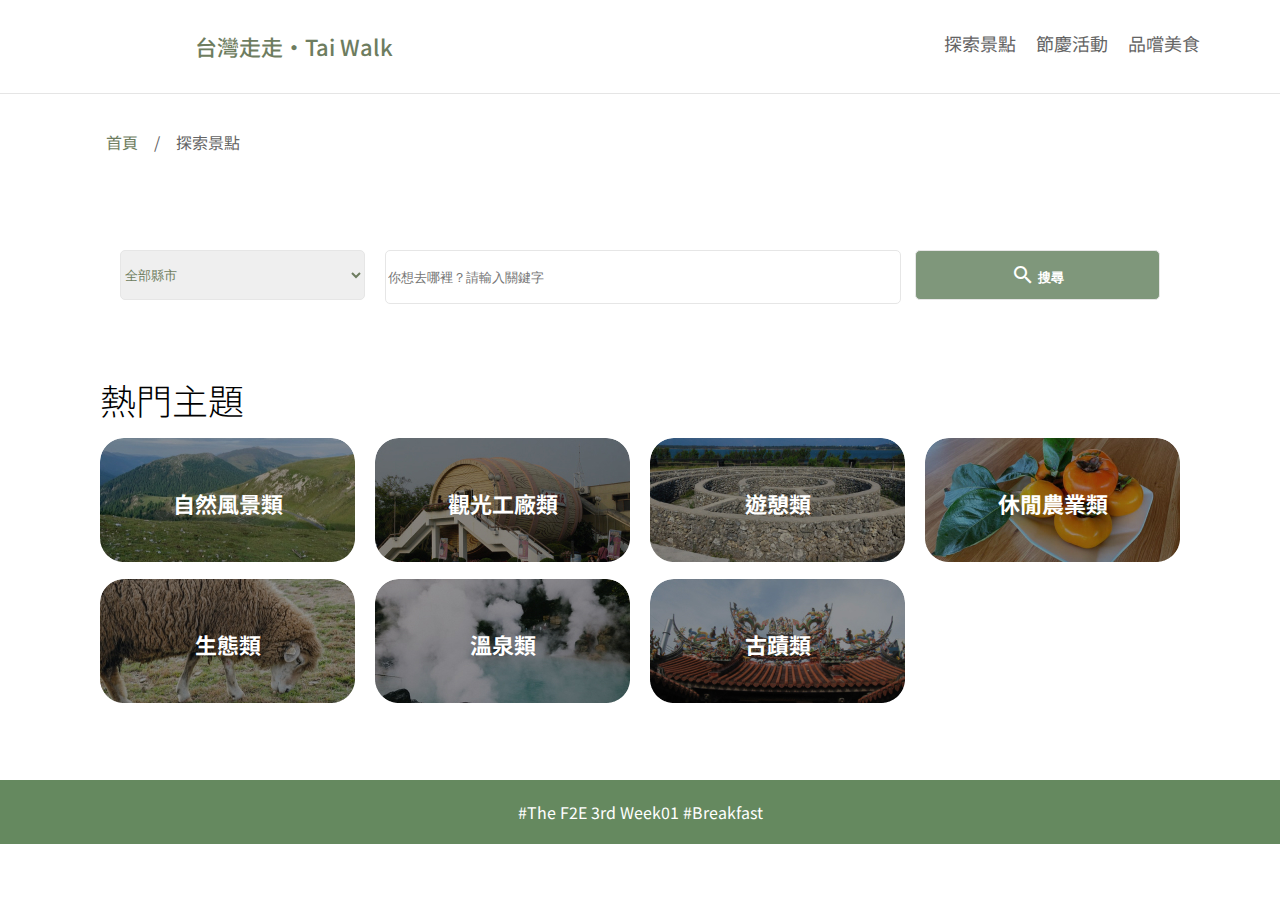
<file: search.html>
<!DOCTYPE html>
<html lang="en">
<head>
    <meta charset="UTF-8">
    <meta http-equiv="X-UA-Compatible" content="IE=edge">
    <meta name="viewport" content="width=device-width, initial-scale=1.0">
    <title>台灣走走-探索景點</title>
     <link href="https://fonts.googleapis.com/icon?family=Material+Icons" rel="stylesheet">
     <link rel="stylesheet" href="css/all.css">
     <link rel="stylesheet" href="https://unpkg.com/swiper/swiper-bundle.min.css"/>
   
</head>
<body>
<header class="d-flex justify-content-space-between mb-3">
    <a class="fs-4 color-primary fw-medium" href="index.html">
        <span class="material-icons fs-5">hiking</span>
        台灣走走•Tai Walk
    </a>
    <nav class="d-flex">
        <a class="color-light fs-6" href="#">探索景點</a>
        <a class="color-light fs-6" href="#">節慶活動</a>
        <a class="color-light fs-6" href="#">品嚐美食</a>
    </nav>
</header>

<!-- 麵包屑 breadcrumb-->
<div class="container breadcrumb">
    <ul class="d-flex mb-3">
        <li><a class="color-primary" href="index.html">首頁</a></li>
        <li><a class="color-light" href="#">探索景點</a></li>
    </ul>
</div>

<div class="search text-center">
    <div class="container">
        <div class="row">
            <div class="col-12 col-md-3">
                <select class="color-primary" name="attractions" id="attractions">
                    <option value="">全部縣市</option>
                    <option value="">台北市</option>
                    <option value="">新北市</option>
                    <option value="">新北市</option>
                    <option value="">新北市</option>
                    <option value="">新北市</option>
                    <option value="">新北市</option>
                </select>
            </div>
            <div class="col-12 col-md-6">
                <input class="search-bar" type="text" name="search-bar" id="search-bar" placeholder="你想去哪裡？請輸入關鍵字">
            </div>
            <div class="col-12 col-md-3">
                <button class="fw-bold color-white">
                    <span class="material-icons vertical-align-bottom">search</span> 搜尋
                </button>
            </div>
        </div>
    </div>
</div>

<div class="container mb-1">
    <div class="row">
        <div class="col-12 mb-5">
            <h1 class="fs-2 fw-light">熱門主題</h1>
        </div>
        <div class="col-6 col-md-3 mb-5">
            <div class="hot-topic">
                <a href="#">
                    <h2 class="fs-4 fw-bold color-white">自然風景類</h2>
                    <figure><img src="images/topic-1.jpg" alt=""></figure>
                </a>
            </div>
        </div>
        <div class="col-6 col-md-3 mb-5">
            <div class="hot-topic">
                <a  href="#">
                    <h2 class="fs-4 fw-bold color-white">觀光工廠類</h2>
                    <figure><img src="images/topic-2.jpg" alt=""></figure>
                </a>
            </div>
        </div>
        <div class="col-6 col-md-3 mb-5">
            <div class="hot-topic">
                <a  href="#">
                    <h2 class="fs-4 fw-bold color-white">遊憩類</h2>
                    <figure><img src="images/topic-3.jpg" alt=""></figure>
                </a>
            </div>
        </div>
        <div class="col-6 col-md-3 mb-5">
            <div class="hot-topic">
                <a  href="#">
                    <h2 class="fs-4 fw-bold color-white">休閒農業類</h2>
                    <figure><img src="images/topic-4.jpg" alt=""></figure>
                </a>
            </div>
        </div>
        <div class="col-6 col-md-3 mb-5">
            <div class="hot-topic">
                <a  href="#">
                    <h2 class="fs-4 fw-bold color-white">生態類</h2>
                    <figure><img src="images/topic-5.jpg" alt=""></figure>
                </a>
            </div>
        </div>
        <div class="col-6 col-md-3 mb-5">
            <div class="hot-topic">
                <a  href="#">
                    <h2 class="fs-4 fw-bold color-white">溫泉類</h2>
                    <figure><img src="images/topic-6.jpg" alt=""></figure>
                </a>
            </div>
        </div>
        <div class="col-6 col-md-3 mb-5">
            <div class="hot-topic">
                <a  href="#">
                    <h2 class="fs-4 fw-bold color-white">古蹟類</h2>
                    <figure><img src="images/topic-7.jpg" alt=""></figure>
                </a>
            </div>
        </div>
    </div>
</div>



<footer class="color-white d-flex justify-content-center">
    <p>#The F2E 3rd Week01 #Breakfast  </p>
</footer>

<!-- swiper套件js -->
<script src="https://unpkg.com/swiper/swiper-bundle.min.js"></script>
<script>
    var swiper = new Swiper(".mySwiper", {
      slidesPerView: 1.5,
      spaceBetween: 30,
      pagination: {
        el: ".swiper-pagination",
        clickable: true,
      },
    });
</script>
</body>
</html>
</file>
<file: css/all.css>
/* http://meyerweb.com/eric/tools/css/reset/ 
   v2.0 | 20110126
   License: none (public domain)
*/
@import url("https://fonts.googleapis.com/css2?family=Noto+Sans+TC:wght@100;300;400;500;700;900&display=swap");
html, body, div, span, applet, object, iframe,
h1, h2, h3, h4, h5, h6, p, blockquote, pre,
a, abbr, acronym, address, big, cite, code,
del, dfn, em, img, ins, kbd, q, s, samp,
small, strike, strong, sub, sup, tt, var,
b, u, i, center,
dl, dt, dd, ol, ul, li,
fieldset, form, label, legend,
table, caption, tbody, tfoot, thead, tr, th, td,
article, aside, canvas, details, embed,
figure, figcaption, footer, header, hgroup,
menu, nav, output, ruby, section, summary,
time, mark, audio, video {
  margin: 0;
  padding: 0;
  border: 0;
  font-size: 100%;
  font: inherit;
  vertical-align: baseline;
}

/* HTML5 display-role reset for older browsers */
article, aside, details, figcaption, figure,
footer, header, hgroup, menu, nav, section {
  display: block;
}

body {
  line-height: 1.5;
}

ol, ul {
  list-style: none;
}

a {
  text-decoration: none;
}

blockquote, q {
  quotes: none;
}

blockquote:before, blockquote:after,
q:before, q:after {
  content: "";
  content: none;
}

table {
  border-collapse: collapse;
  border-spacing: 0;
}

body {
  font-family: "Noto Sans TC", sans-serif;
}

.color-primary {
  color: #6e7d60;
}

.color-secondary {
  color: #7f997b;
}

.color-success {
  color: #BEA363;
}

.color-warning {
  color: #FF725E;
}

.color-light {
  color: #646464;
}

.color-dark {
  color: #2f2f2f;
}

.color-black {
  color: #1e1e1e;
}

.color-white {
  color: #ffffff;
}

.fs-1 {
  font-size: 48px;
}

.fs-2 {
  font-size: 36px;
}

.fs-3 {
  font-size: 28px;
}

.fs-4 {
  font-size: 22px;
}

.fs-5 {
  font-size: 20px;
}

.fs-6 {
  font-size: 18px;
}

@media screen and (max-width: 768px) {
  .fs-1 {
    font-size: 36px;
  }

  .fs-2 {
    font-size: 28px;
  }

  .fs-3 {
    font-size: 22px;
  }

  .fs-4 {
    font-size: 20px;
  }

  .fs-5 {
    font-size: 16px;
  }

  .fs-6 {
    font-size: 16px;
  }
}
.fw-bold {
  font-weight: 700;
}

.fw-medium {
  font-weight: 500;
}

.fw-light {
  font-weight: 300;
}

:root {
  --col-gap:10px;
}

.container {
  max-width: 1100px;
  margin: auto;
  padding-right: var(--col-gap);
  padding-left: var(--col-gap);
}

.row {
  display: -webkit-box;
  display: -ms-flexbox;
  display: flex;
  -ms-flex-wrap: wrap;
      flex-wrap: wrap;
  padding-right: calc(var(--col-gap) * -1);
  padding-left: calc(var(--col-gap) * -1);
}

[class*=col-] {
  -webkit-box-sizing: border-box;
          box-sizing: border-box;
  padding-right: var(--col-gap);
  padding-left: var(--col-gap);
}

.col-1 {
  width: 8.333333%;
}

.col-2 {
  width: 16.666666%;
}

.col-3 {
  width: 25%;
}

.col-4 {
  width: 33.333333%;
}

.col-5 {
  width: 41.666666%;
}

.col-6 {
  width: 50%;
}

.col-7 {
  width: 58.333333%;
}

.col-8 {
  width: 66.666666%;
}

.col-9 {
  width: 75%;
}

.col-10 {
  width: 83.333333%;
}

.col-11 {
  width: 91.666666%;
}

.col-12 {
  width: 100%;
}

@media screen and (min-width: 768px) {
  .col-md-1 {
    width: 8.333333%;
  }

  .col-md-2 {
    width: 16.666666%;
  }

  .col-md-3 {
    width: 25%;
  }

  .col-md-4 {
    width: 33.333333%;
  }

  .col-md-5 {
    width: 41.666666%;
  }

  .col-md-6 {
    width: 50%;
  }

  .col-md-7 {
    width: 58.333333%;
  }

  .col-md-8 {
    width: 66.666666%;
  }

  .col-md-9 {
    width: 75%;
  }

  .col-md-10 {
    width: 83.333333%;
  }

  .col-md-11 {
    width: 91.666666%;
  }

  .col-md-12 {
    width: 100%;
  }
}
.activity .card {
  border-radius: 12px;
}

.activity .card-body {
  padding: 16px 24px 18px 30px;
  display: -webkit-box;
  display: -ms-flexbox;
  display: flex;
  -webkit-box-orient: vertical;
  -webkit-box-direction: normal;
      -ms-flex-direction: column;
          flex-direction: column;
  -webkit-box-pack: justify;
      -ms-flex-pack: justify;
          justify-content: space-between;
  background-color: #F9F9F9;
  border: 1px solid #E5E5E5;
  border-radius: 0 12px 12px 0;
  width: 70%;
}

.activity .card-img {
  width: 30%;
  height: 160px;
}

.activity .card-img img {
  width: 100%;
  height: 100%;
}

.attration img {
  width: 100%;
  height: auto;
}

.swiper-slide {
  text-align: center;
  background: #fff;
  /* Center slide text vertically */
  display: -webkit-box;
  display: -ms-flexbox;
  display: flex;
  -webkit-box-pack: center;
  -ms-flex-pack: center;
  justify-content: center;
  -webkit-box-align: center;
  -ms-flex-align: center;
  align-items: center;
}

.swiper-slide img {
  display: block;
  width: 100%;
  height: 100%;
  -o-object-fit: cover;
     object-fit: cover;
}

.swiper-slide {
  width: 80%;
}

.swiper-slide:nth-child(2n) {
  width: 60%;
}

.swiper-slide:nth-child(3n) {
  width: 40%;
}

.tag a {
  border: 1px solid #BEA363;
  border-radius: 20px;
  padding: 5px 20px;
}

.breadcrumb li {
  padding: 0 16px;
}
.breadcrumb li a:hover {
  color: #646464;
}
.breadcrumb li + li {
  padding-left: 0;
}
.breadcrumb li + li:before {
  content: "/";
  color: #646464;
  margin-right: 16px;
}

.hot-topic {
  position: relative;
}
.hot-topic a:hover img {
  -webkit-transform: scale(1.3);
          transform: scale(1.3);
  -webkit-transition: 0.3s;
  transition: 0.3s;
}
.hot-topic figure {
  border-radius: 24px;
  overflow: hidden;
}
.hot-topic img {
  width: 100%;
  height: auto;
}
.hot-topic h2 {
  z-index: 11;
  position: absolute;
  top: 50%;
  left: 50%;
  -webkit-transform: translate(-50%, -50%);
          transform: translate(-50%, -50%);
}

.pagination {
  display: -webkit-box;
  display: -ms-flexbox;
  display: flex;
  -webkit-box-pack: center;
      -ms-flex-pack: center;
          justify-content: center;
}

.pagination li {
  margin: 0 4px;
  border: 1px solid #E5E5E5;
}
.pagination li:hover {
  border: 1px solid #7F977B;
}
.pagination li a {
  line-height: 24px;
  display: block;
  padding: 4px 8px;
  color: black;
}
.pagination li a:hover {
  color: #7F977B;
}
.pagination li:nth-child(1), .pagination :nth-child(7) {
  background-color: #E5E5E5;
}
.pagination li:nth-child(1) a, .pagination :nth-child(7) a {
  color: #65895F;
}
.pagination li:nth-child(1):hover, .pagination :nth-child(7):hover {
  background-color: #7F977B;
}
.pagination li:nth-child(1):hover a, .pagination :nth-child(7):hover a {
  color: #fff;
}

.pagination .active {
  border: 1px solid #7F977B;
}
.pagination .active a {
  color: #7F977B;
}

.d-flex {
  display: -webkit-box;
  display: -ms-flexbox;
  display: flex;
}

.d-block {
  display: block;
}

.d-none {
  display: none;
}

@media screen and (min-width: 768px) {
  .d-md-none {
    display: none;
  }
}

@media screen and (min-width: 768px) {
  .d-md-block {
    display: block;
  }
}

.text-center {
  text-align: center;
}

.justify-content-space-between {
  -webkit-box-pack: justify;
      -ms-flex-pack: justify;
          justify-content: space-between;
}

.justify-content-center {
  -webkit-box-pack: center;
      -ms-flex-pack: center;
          justify-content: center;
}

.vertical-align-bottom {
  vertical-align: bottom;
}

.vertical-align-center {
  vertical-align: center;
}

.align-items-center {
  -webkit-box-align: center;
      -ms-flex-align: center;
          align-items: center;
}

.mb-1 {
  margin-bottom: 60px;
}

.mb-2 {
  margin-bottom: 48px;
}

.mb-3 {
  margin-bottom: 36px;
}

.mb-4 {
  margin-bottom: 24px;
}

.mb-5 {
  margin-bottom: 12px;
}

.mb-6 {
  margin-bottom: 6px;
}

header {
  position: sticky;
  top: 0;
  padding: 30px 70px;
  border-bottom: 1px solid #E5E5E5;
  background-color: #FFFFFF;
}

nav a {
  padding: 0 10px;
}

.under-line {
  border-bottom: 2px solid #E0DA48;
}

.search {
  padding: 40px 10px;
}
@media screen and (min-width: 768px) {
  .search {
    padding: 60px 100px;
    text-align: start;
  }
}

.search select, .search input, .search button {
  display: block;
  width: 100%;
  height: 50px;
  border: 1px solid #E6E6E6;
  border-radius: 5px;
  margin-bottom: 8px;
}

.search button {
  background-color: #7F977B;
}
.search button:hover {
  background-color: #6E7D60;
}

footer {
  padding: 20px 0;
  background-color: #65895F;
}

.home-banner {
  background: url("../images/banner1.jpg") center center no-repeat;
  background-size: cover;
  padding: 200px 0;
  border-radius: 24px;
}

.attration-banner {
  background: url("../images/banner2.jpg") center center no-repeat;
  background-size: cover;
  padding: 200px 0;
  border-radius: 24px;
}

.attration-info ul {
  background-color: #F9F9F9;
  padding: 30px 42px 60px 30px;
}
@media screen and (min-width: 768px) {
  .attration-info ul {
    padding: 30px 18px 30px 15px;
  }
}
.attration-info iframe {
  width: 100%;
  height: 120%;
}
@media screen and (min-width: 768px) {
  .attration-info iframe {
    height: 60%;
  }
}

.info-btn img {
  width: 100%;
  height: auto;
}

.search-null img {
  display: -webkit-box;
  display: -ms-flexbox;
  display: flex;
  margin: 80px auto 12px auto;
}
.search-null p {
  text-align: center;
}
</file>
